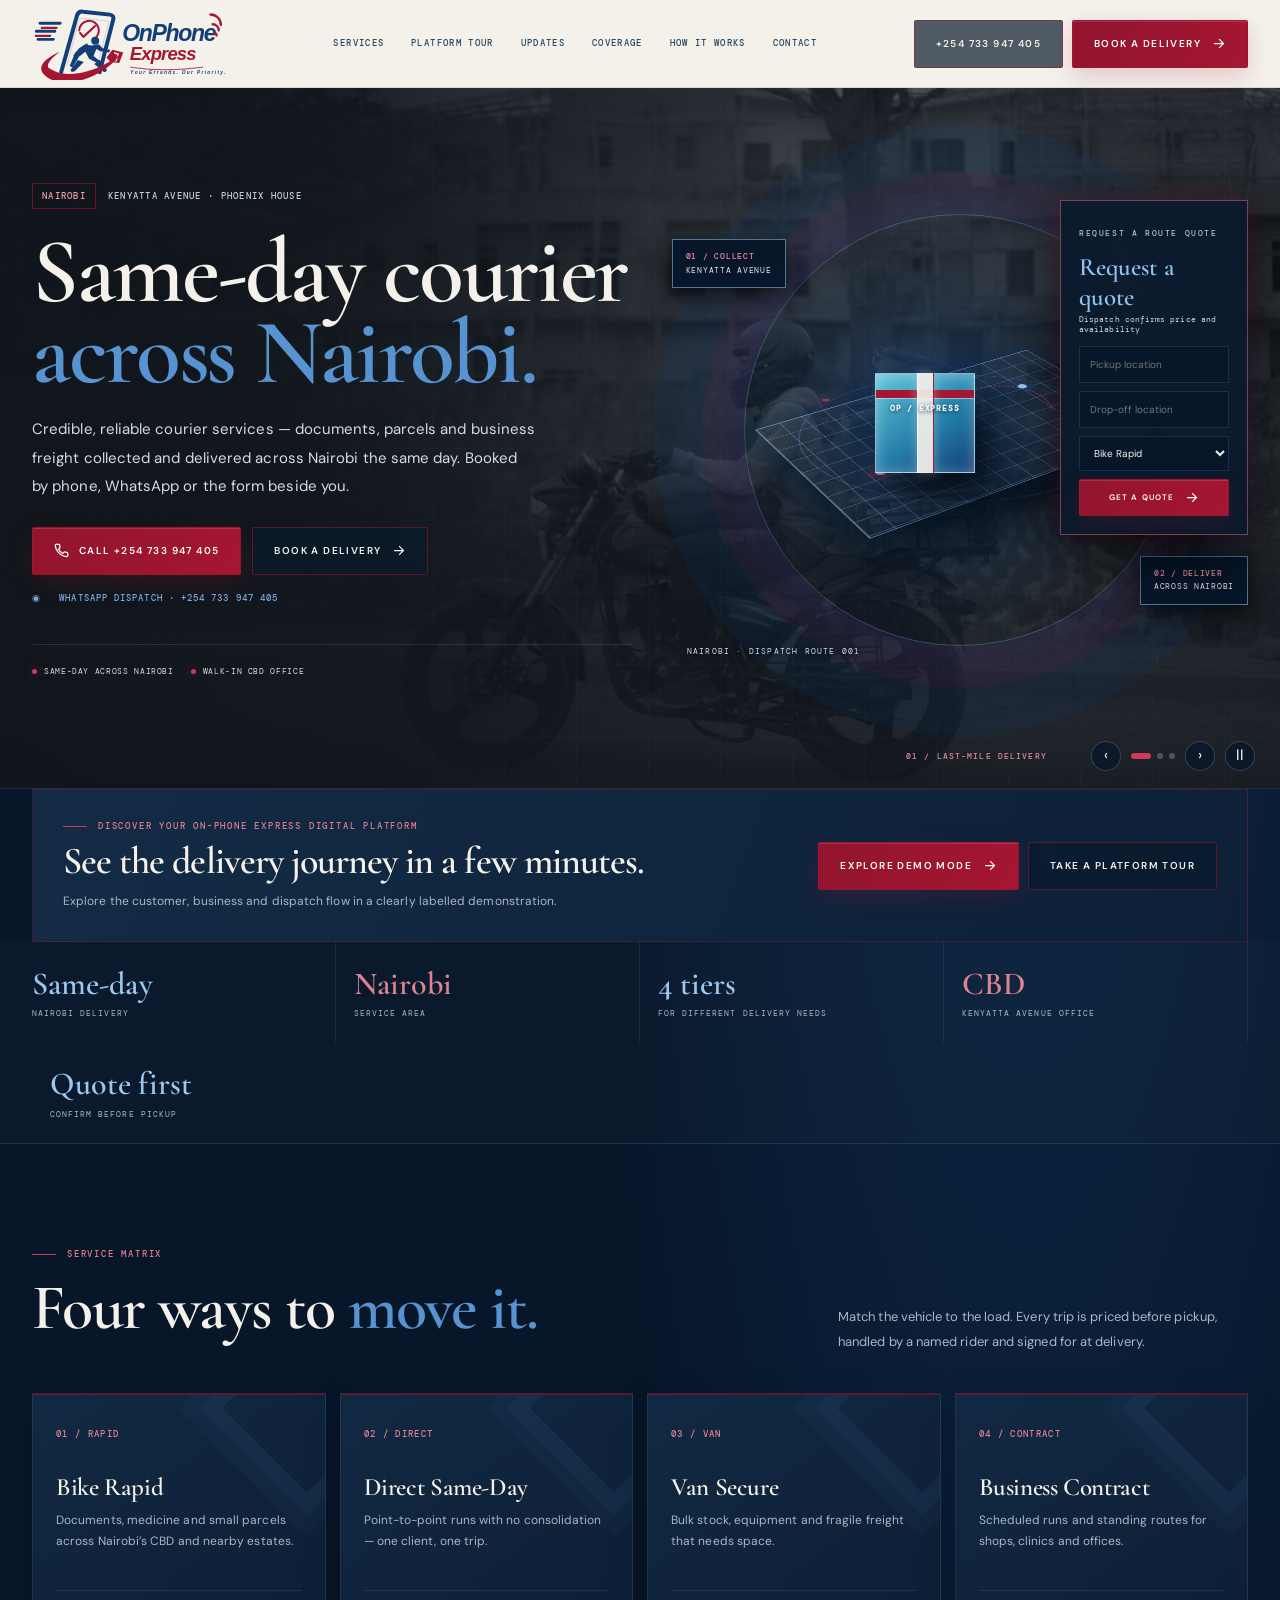
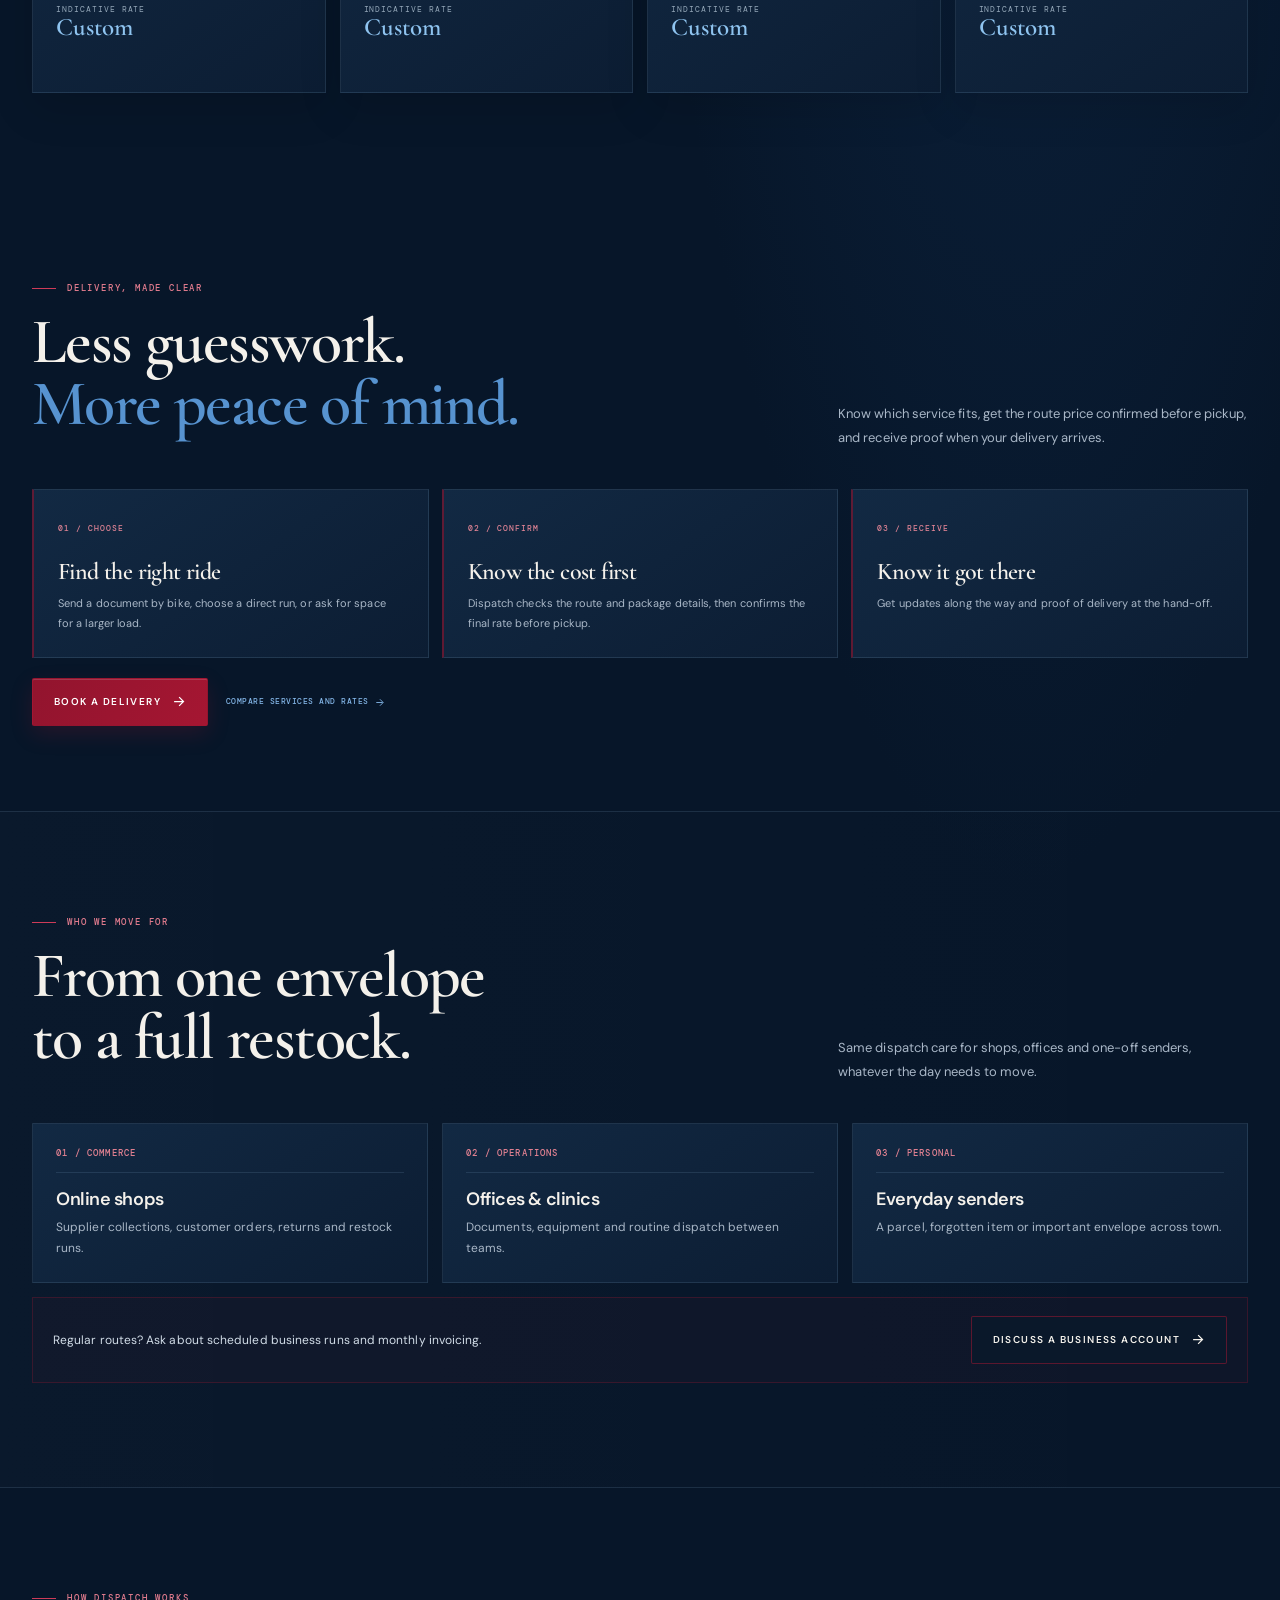
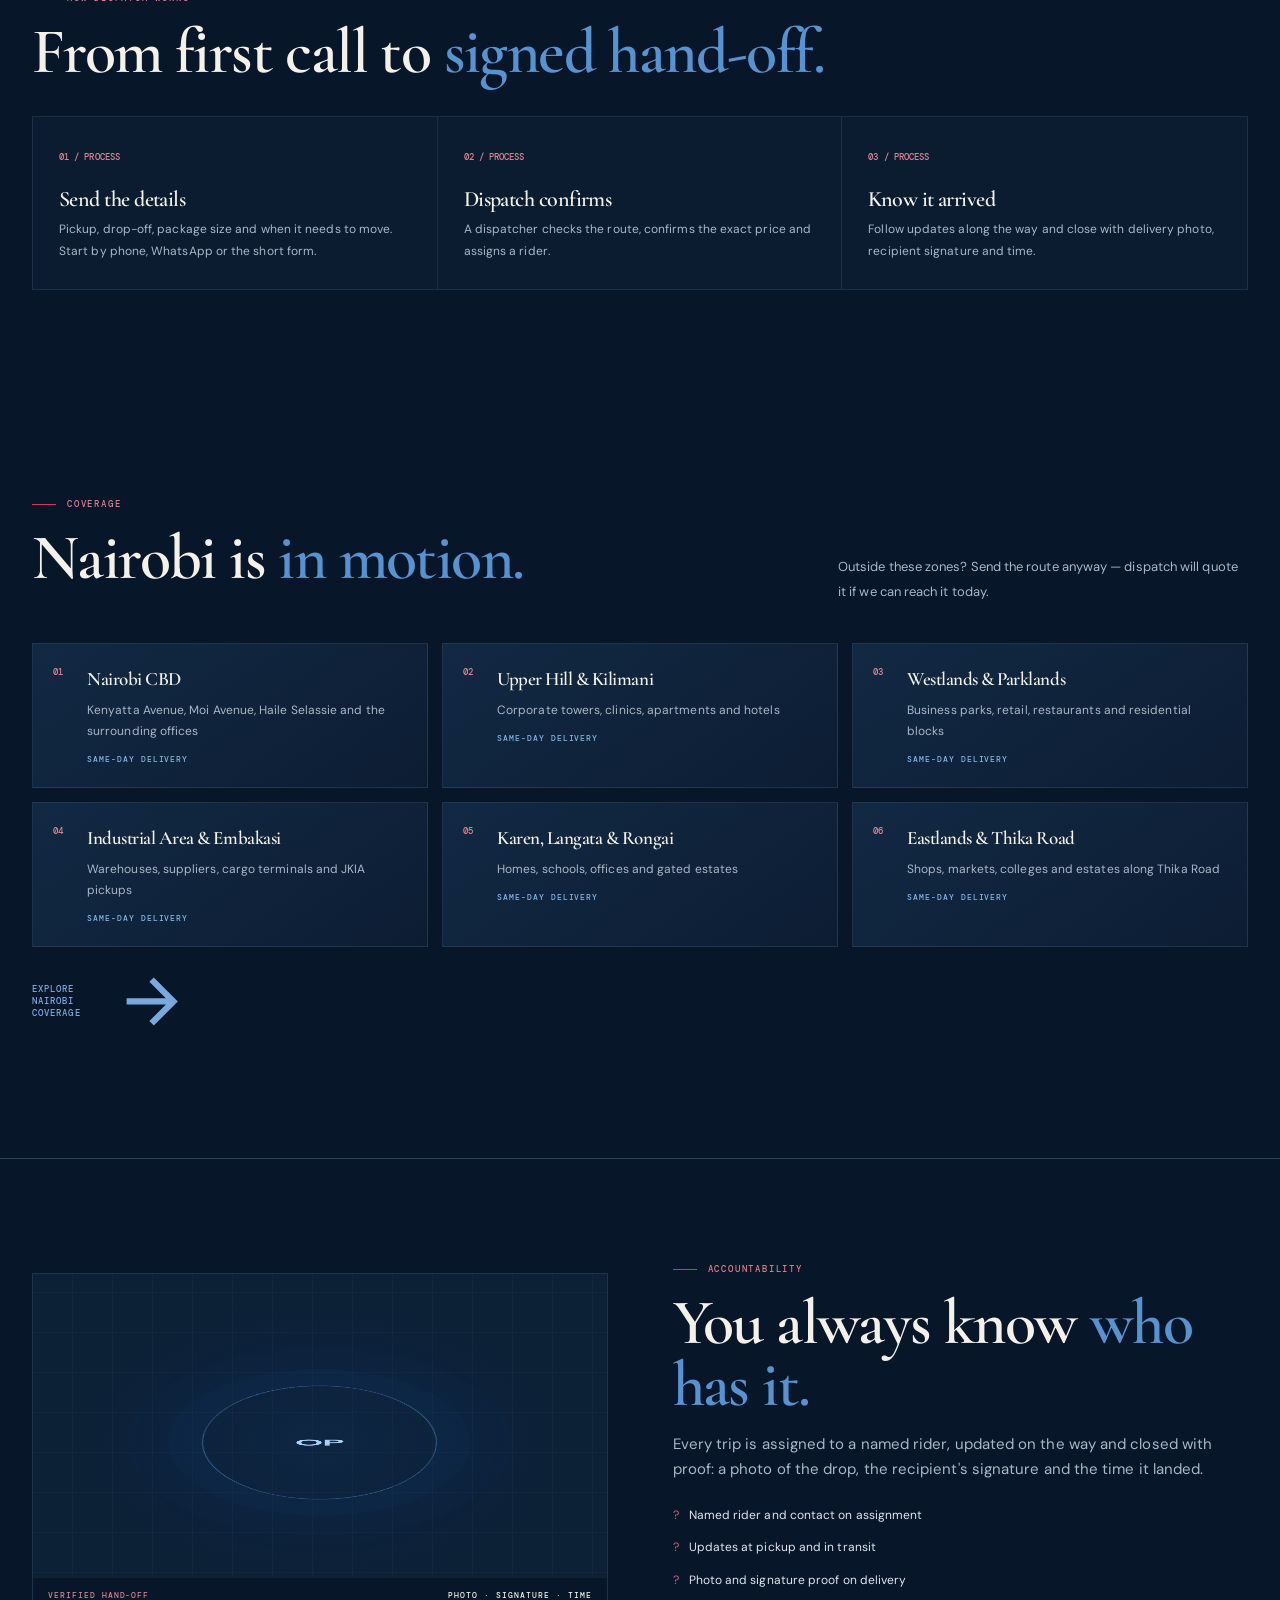
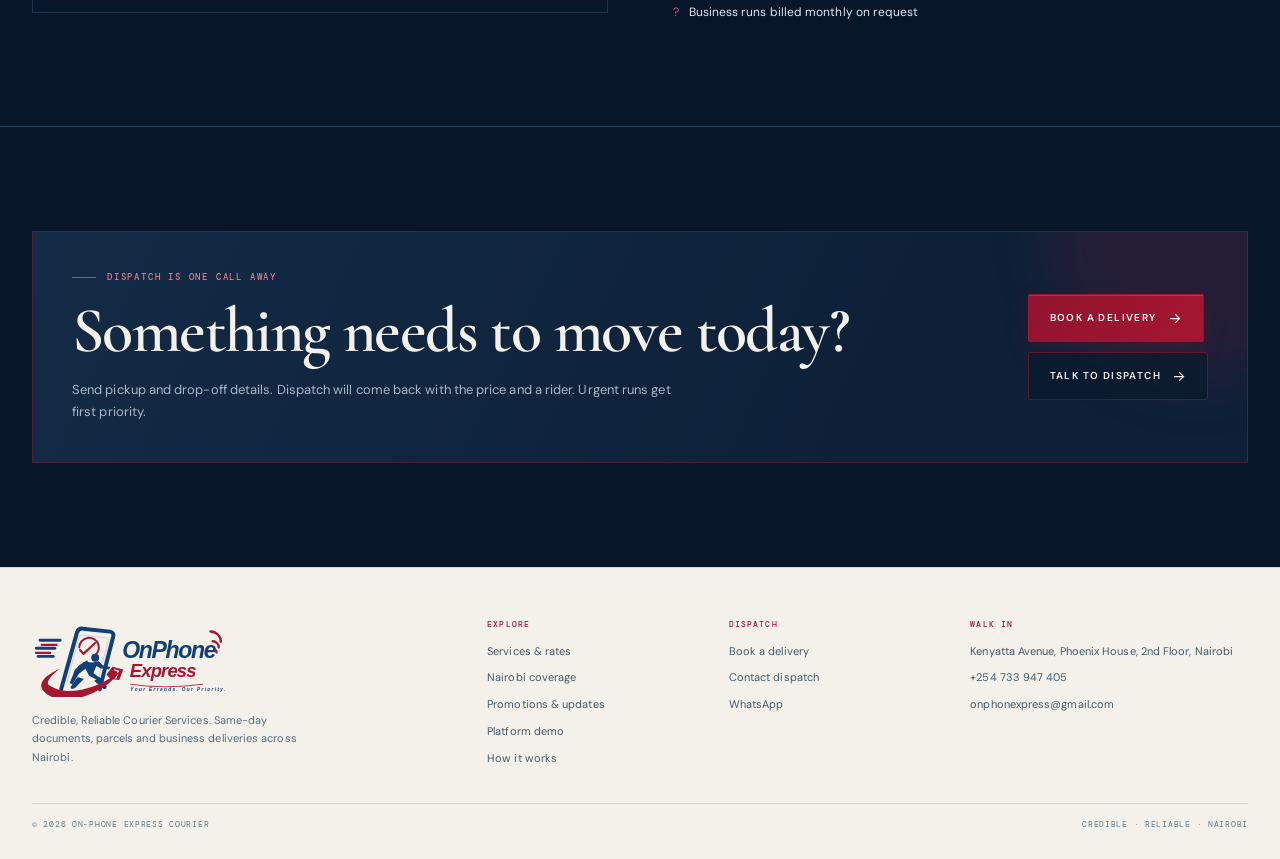
<file: index.html>
<!doctype html>
<html lang="en">
<head>
  <meta charset="utf-8"><meta name="viewport" content="width=device-width, initial-scale=1">
  <meta name="theme-color" content="#071629"><meta name="description" content="Credible, reliable courier services in Nairobi. Same-day document, parcel and business deliveries from our Kenyatta Avenue office. Call, WhatsApp or book online.">
  <title>On-Phone Express Courier &mdash; Same-Day Courier Services in Nairobi</title>
  <link rel="preconnect" href="https://fonts.googleapis.com"><link rel="preconnect" href="https://fonts.gstatic.com" crossorigin>
  <link href="https://fonts.googleapis.com/css2?family=Cormorant+Garamond:wght@500;600;700&family=DM+Mono:wght@400;500&family=DM+Sans:wght@400;500;600;700&family=Manrope:wght@400;500;600;700;800&display=swap" rel="stylesheet">
  <link rel="icon" href="assets/onphone-express-logo.svg" type="image/svg+xml">
  <link rel="canonical" href="https://web246.github.io/on-phone-demo/">
  <meta property="og:type" content="website"><meta property="og:site_name" content="On-Phone Express Courier"><meta property="og:title" content="On-Phone Express Courier"><meta property="og:description" content="Courier services in Nairobi. Contact dispatch to confirm delivery availability and pricing."><meta property="og:image" content="https://web246.github.io/on-phone-demo/assets/rider-city.jpg">
  <link rel="stylesheet" href="styles.css">
</head>
<body><div id="app"></div><script src="app.js?v=20261126-4"></script></body>
</html>
</file>
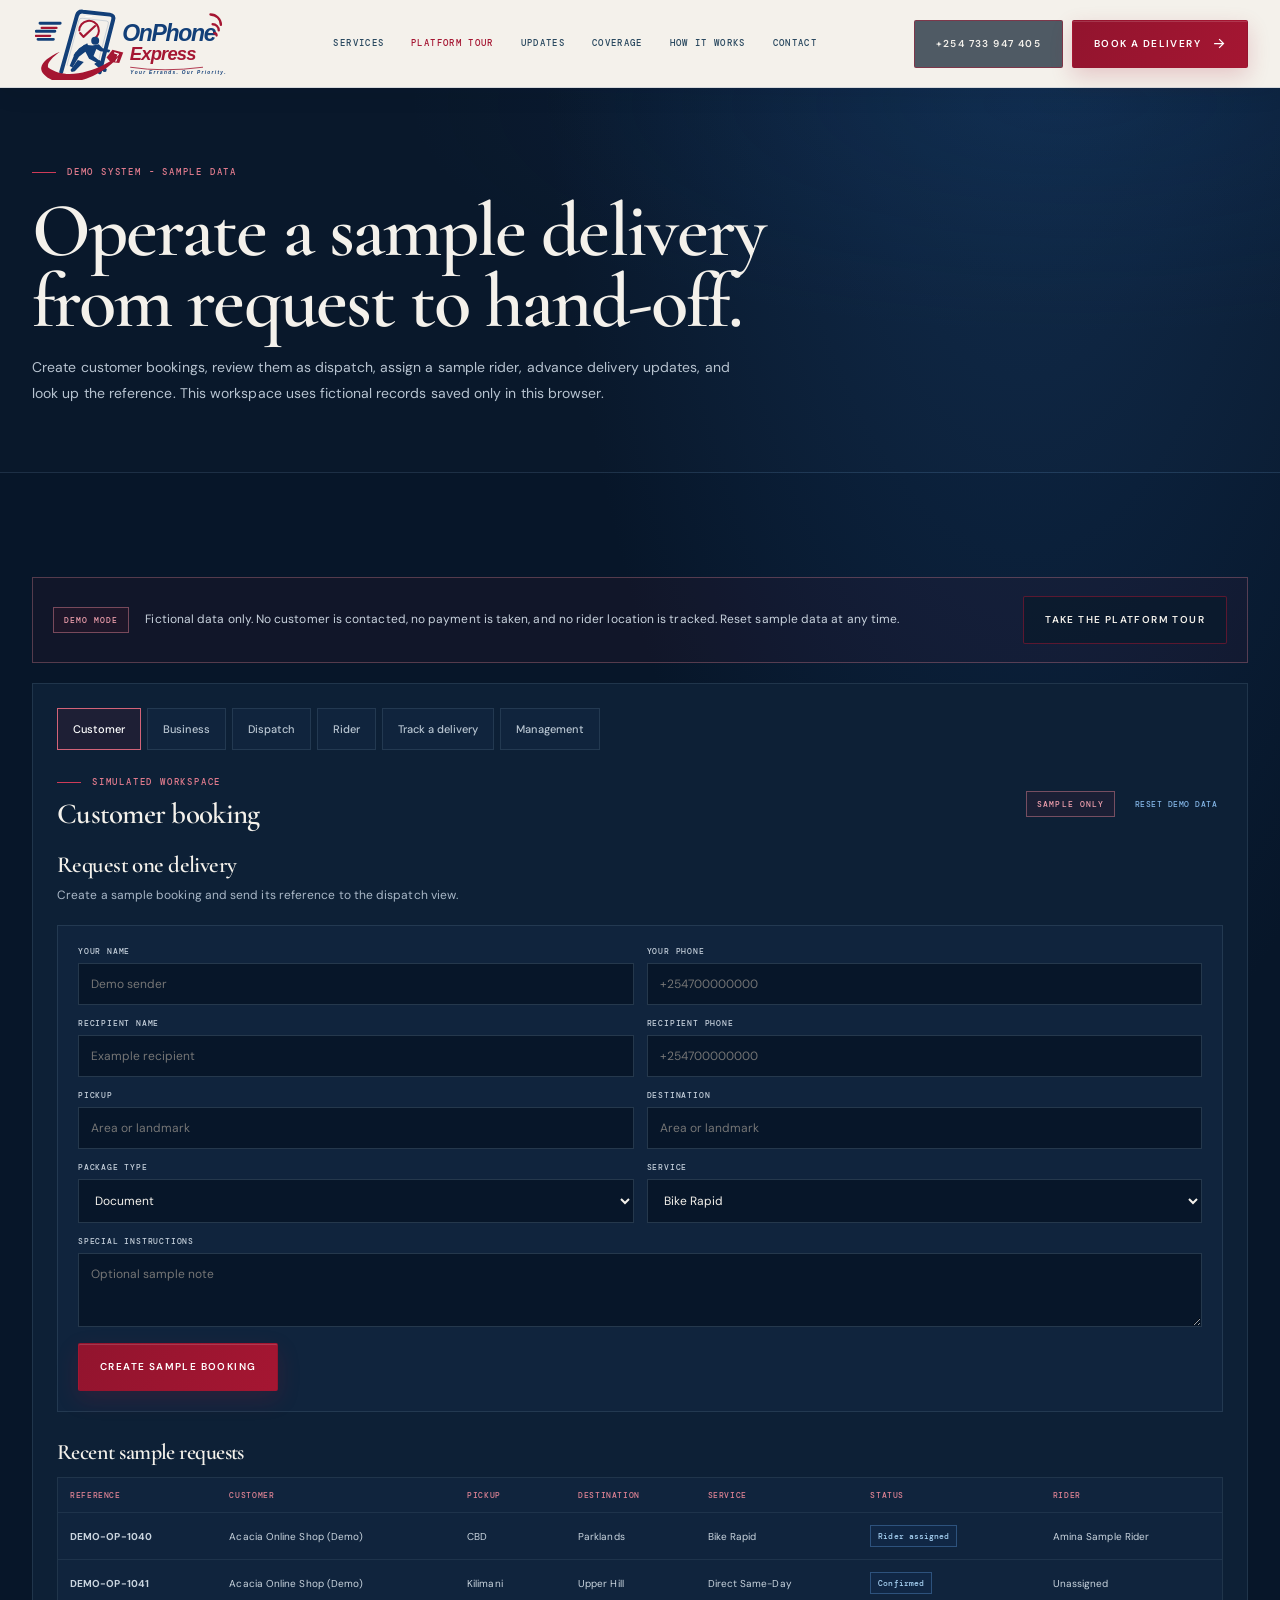
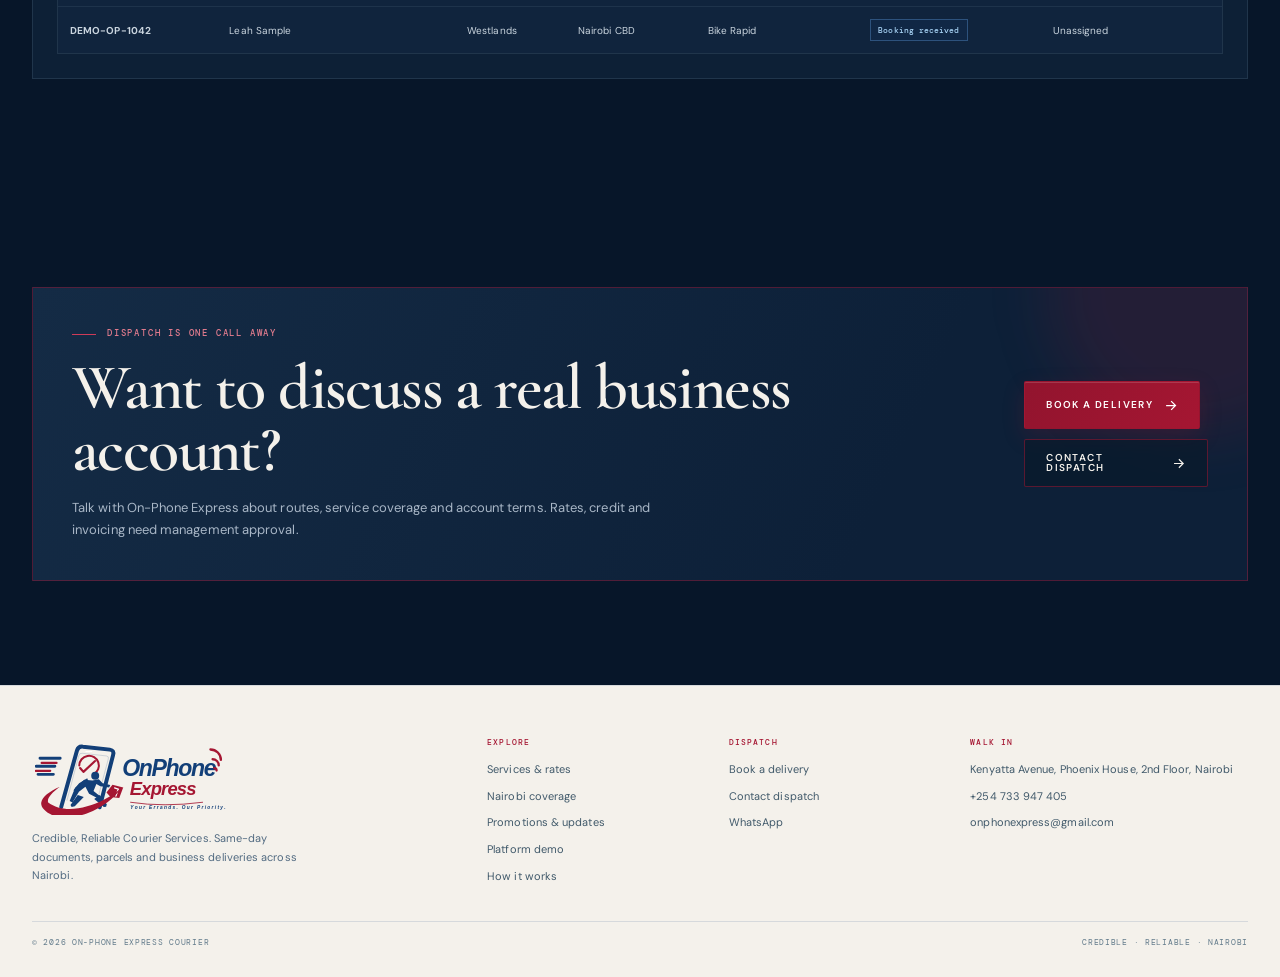
<file: platform.html>
<!doctype html>
<html lang="en">
<head>
  <meta charset="utf-8"><meta name="viewport" content="width=device-width, initial-scale=1">
  <meta name="theme-color" content="#071629"><meta name="description" content="Credible, reliable courier services in Nairobi. Same-day document, parcel and business deliveries from our Kenyatta Avenue office. Call, WhatsApp or book online.">
  <title>On-Phone Express Courier &mdash; Same-Day Courier Services in Nairobi</title>
  <link rel="preconnect" href="https://fonts.googleapis.com"><link rel="preconnect" href="https://fonts.gstatic.com" crossorigin>
  <link href="https://fonts.googleapis.com/css2?family=Cormorant+Garamond:wght@500;600;700&family=DM+Mono:wght@400;500&family=DM+Sans:wght@400;500;600;700&family=Manrope:wght@400;500;600;700;800&display=swap" rel="stylesheet">
  <link rel="icon" href="assets/onphone-express-logo.svg" type="image/svg+xml">
  <link rel="canonical" href="https://web246.github.io/on-phone-demo/">
  <meta property="og:type" content="website"><meta property="og:site_name" content="On-Phone Express Courier"><meta property="og:title" content="On-Phone Express Courier"><meta property="og:description" content="Courier services in Nairobi. Contact dispatch to confirm delivery availability and pricing."><meta property="og:image" content="https://web246.github.io/on-phone-demo/assets/rider-city.jpg">
  <link rel="stylesheet" href="styles.css">
</head>
<body><div id="app"></div><script src="app.js?v=20261126-4"></script><script src="demo.js?v=20261126-2"></script></body>
</html>
</file>
<file: styles.css>
:root{
  --ink:#071629;--surface:#0d2038;--surface-2:#112944;--surface-3:#173858;--line:#294563;
  --paper:#f4f1eb;--muted:#a9b7c7;--ocean:#123f78;--ocean-bright:#5793d0;
  --maroon:#a51632;--maroon-bright:#ce3b58;--mono:'DM Mono',monospace;
  --sans:'DM Sans',sans-serif;--display:'Cormorant Garamond',Georgia,serif;--max:1280px;
}
*{box-sizing:border-box}html{scroll-behavior:smooth;scroll-padding-top:90px}body{margin:0;background:radial-gradient(ellipse at 80% -8%,#102d50 0,transparent 34%),var(--ink);color:var(--paper);font:400 15px/1.7 var(--sans);letter-spacing:.005em}a{color:inherit;text-decoration:none}button,input,select,textarea{font:inherit}button,a{-webkit-tap-highlight-color:transparent}button{color:inherit}::selection{background:var(--maroon);color:#fff}.wrap{width:min(var(--max),calc(100% - 64px));margin-inline:auto}.hidden{display:none!important}.muted{color:var(--muted)}
h1,h2{font:600 clamp(42px,5vw,68px)/.97 var(--display);letter-spacing:-.025em;margin:16px 0}h1{font-size:clamp(58px,7.2vw,96px);line-height:.88}h3{font:600 22px/1.15 var(--sans);letter-spacing:-.025em;margin:0 0 10px}p{margin-top:0}.blue-accent{color:var(--ocean-bright)}.eyebrow,.mono,.small-label{font:500 9px/1.45 var(--mono);letter-spacing:.2em;text-transform:uppercase}.eyebrow{display:flex;align-items:center;gap:11px;color:#e07b8d}.eyebrow:before{content:"";width:24px;height:1px;background:var(--maroon-bright)}
/* A bright, quiet masthead gives the supplied blue and maroon logo room to breathe. */
.header{height:88px;position:sticky;top:0;z-index:30;background:#f4f1eb;border-bottom:1px solid #123f7822;box-shadow:0 5px 24px #06142112}.head-inner{height:100%;display:flex;align-items:center;justify-content:space-between;gap:20px}.brand{display:flex;align-items:center;flex:none}.brand-logo{display:block;width:205px;height:73px;object-fit:contain}.nav{display:flex;align-items:center;gap:clamp(14px,2.1vw,30px)}.nav a{font:500 9px/1.3 var(--mono);letter-spacing:.15em;text-transform:uppercase;color:#29485f;transition:color .2s}.nav a:hover,.nav a.active{color:var(--maroon)}.head-actions{display:flex;align-items:center;gap:9px;flex:none}
.btn{min-height:48px;padding:0 21px;display:inline-flex;align-items:center;justify-content:center;gap:10px;border:1px solid transparent;border-radius:2px;font:600 10px/1 var(--sans);letter-spacing:.14em;text-transform:uppercase;transition:transform .22s,background .22s,border-color .22s,box-shadow .22s;cursor:pointer}.btn:hover{transform:translateY(-2px)}.btn-primary{color:#fff;background:linear-gradient(120deg,#92142e,var(--maroon));box-shadow:inset 0 1px #ffffff25,0 8px 22px #a5163230}.btn-primary:hover{background:linear-gradient(120deg,#b31e3d,var(--maroon-bright));box-shadow:0 11px 28px #a5163248}.btn-outline{color:var(--paper);border-color:#a5163285;background:#091a2bb3}.btn-outline:hover{border-color:#df6a80;color:#f0a0ae;background:#a5163215}.btn svg{width:15px;height:15px}
/* Photo slider, blueprint route and parcel sculpture share one deep-blue stage. */
.hero{position:relative;min-height:700px;overflow:hidden;border-bottom:1px solid #90b4d326;background:#071629}.hero:before{content:"";position:absolute;inset:0;z-index:1;pointer-events:none;opacity:.32;background-image:linear-gradient(#7ca5d01a 1px,transparent 1px),linear-gradient(90deg,#7ca5d01a 1px,transparent 1px);background-size:72px 72px;mask-image:linear-gradient(90deg,transparent,#000 42%,#000)}.hero:after{content:"";position:absolute;z-index:1;right:8%;top:5%;width:560px;height:560px;border-radius:50%;background:radial-gradient(circle,#123f783d,transparent 68%);pointer-events:none}.hero-slider{position:absolute;inset:0;z-index:0;overflow:hidden}.hero-slide{position:absolute;inset:-2%;background-image:linear-gradient(90deg,#071629f5 0%,#071629e8 30%,#0716299c 61%,#0716298a 100%),linear-gradient(0deg,#071629bc,transparent 58%),var(--slide-image);background-position:center 43%;background-size:cover;filter:grayscale(.72) saturate(.42);opacity:0;transform:scale(1.08);transition:opacity 1.1s ease,transform 7s ease,filter 1.1s ease}.hero-slide.is-active{opacity:.74;transform:scale(1)}.hero-grid{position:relative;z-index:2;display:grid;grid-template-columns:1.02fr .98fr;align-items:center;gap:40px;min-height:700px;padding:68px 0 84px}.hero-copy{max-width:630px}.location{display:flex;align-items:center;gap:12px;color:#c1ceda;font:500 9px var(--mono);letter-spacing:.14em;text-transform:uppercase}.location b{padding:6px 9px;border:1px solid #a5163299;color:#f09aaa;font-weight:500}.hero h1{max-width:670px;margin:22px 0}.hero-copy>p{max-width:505px;color:#d3dce5;font-size:15px;line-height:1.9}.actions{display:flex;flex-wrap:wrap;gap:11px;margin-top:26px}.whatsapp-link{display:inline-flex;align-items:center;gap:8px;margin-top:17px;color:#78a9df;font:500 9px var(--mono);letter-spacing:.12em;text-transform:uppercase}.trustline{display:flex;gap:17px;flex-wrap:wrap;margin-top:35px;padding-top:20px;border-top:1px solid #b2c8dd26;color:#d3dce5;font:400 8px/1.5 var(--mono);letter-spacing:.08em;text-transform:uppercase}.trustline span{display:flex;align-items:center;gap:7px}.trustline i{width:5px;height:5px;border-radius:50%;background:var(--maroon-bright);box-shadow:0 0 10px #ce3b5880}
.route-stage{height:460px;position:relative;display:grid;place-items:center;perspective:1100px;isolation:isolate;background:radial-gradient(ellipse at 51% 52%,#123f7850 0,transparent 49%)}.route-stage:before{content:"";position:absolute;width:430px;height:430px;border:1px solid #79a9d05a;border-radius:50%;box-shadow:0 0 0 42px #a5163216,0 0 0 90px #123f7823,0 0 75px #123f7855}.orbit{position:absolute;width:320px;height:320px;border:1px solid #5793d078;border-radius:50%;transform:rotateX(67deg) rotateZ(-18deg);animation:orbit 26s linear infinite}.orbit:before,.orbit:after{content:"";position:absolute;width:8px;height:8px;border-radius:50%;background:var(--maroon-bright);box-shadow:0 0 20px #ce3b58}.orbit:before{left:44px;top:33px}.orbit:after{right:50px;bottom:25px;background:#90c5f4;box-shadow:0 0 20px #5793d0}.route-plane{position:absolute;width:340px;height:230px;transform:rotateX(61deg) rotateZ(-34deg);border:1px solid #7ca5d0b0;background-image:linear-gradient(#94b9df55 1px,transparent 1px),linear-gradient(90deg,#94b9df55 1px,transparent 1px);background-size:25px 25px;box-shadow:0 28px 80px #000b,0 0 40px #123f7880}.route-line{position:absolute;width:240px;height:150px;left:49px;top:53px;border:1px dashed #df7186;border-left-color:transparent;border-bottom-color:transparent;border-radius:50%;transform:rotate(-25deg);filter:drop-shadow(0 0 7px #ce3b58)}.pin{position:absolute;width:10px;height:10px;border-radius:50%;z-index:2}.pin.one{left:57px;top:135px;background:#ef9aac;box-shadow:0 0 0 6px #a5163255,0 0 25px #e36a8a}.pin.two{right:54px;top:66px;background:#a9d8ff;box-shadow:0 0 0 6px #123f7855,0 0 25px #5793d0}
.parcel{position:absolute;z-index:4;width:170px;height:150px;transform-style:preserve-3d;filter:drop-shadow(20px 30px 22px #000b) drop-shadow(0 0 28px #123f7880);animation:parcelFloat 5s ease-in-out infinite}.box-front{position:absolute;left:0;top:18px;width:100px;height:100px;transform:translateZ(48px);background:linear-gradient(145deg,#62c7d9,#237ca8 58%,#123f78);border:1px solid #d0f3f5a0;box-shadow:inset 0 1px 14px #ffffff55}.box-front:before{content:"";position:absolute;left:0;right:0;top:16px;height:8px;background:var(--maroon);box-shadow:0 1px #ffffff70}.box-side{position:absolute;left:99px;top:18px;width:96px;height:100px;transform:rotateY(90deg);transform-origin:left;background:linear-gradient(120deg,#bd2442,#741329 76%);border:1px solid #efb0c0a0;box-shadow:inset 0 1px 18px #ffffff32}.box-top{position:absolute;left:0;top:-29px;width:100px;height:96px;transform:rotateX(90deg);transform-origin:bottom;background:linear-gradient(135deg,#b2eaf0,#5793d0 60%,#123f78);border:1px solid #e1fbffd0;box-shadow:inset 0 1px 15px #ffffff65}.tape{position:absolute;z-index:5;left:42px;top:18px;width:17px;height:100px;transform:translateZ(49px);background:#f4f1ebe8;border-left:1px solid #fff;border-right:1px solid var(--maroon);box-shadow:0 0 12px #ffffff55}.box-stamp{position:absolute;z-index:6;left:15px;top:48px;transform:translateZ(50px);color:#fff;text-shadow:0 1px 4px #083248;font:700 8px var(--mono);letter-spacing:.1em}.stage-label{position:absolute;padding:10px 13px;background:#071629f5;border:1px solid #7ca5d0aa;box-shadow:0 8px 25px #000b;backdrop-filter:blur(10px);color:#e0e8ef;font:400 8px/1.7 var(--mono);letter-spacing:.09em;text-transform:uppercase}.stage-label strong{color:#ed91a2;font-weight:500}.label-start{left:0;top:39px}.label-dest{right:0;bottom:55px}.stage-code{position:absolute;bottom:4px;left:15px;color:#d1dce7;text-shadow:0 1px 4px #000;font:400 8px var(--mono);letter-spacing:.15em}.quote-card{position:absolute;z-index:7;right:0;top:0;width:188px;padding:18px;background:#0a1a2ceF;border:1px solid #d263788c;box-shadow:0 18px 55px #000b,0 0 22px #a5163240;backdrop-filter:blur(14px)}.quote-card .small-label{color:#b3c1cf;font-size:8px}.quote-price{margin:7px 0 2px;color:#8fc4f0;font:600 25px var(--display)}.quote-eta{color:#d1dce7;font:400 8px var(--mono)}.quote-form{display:grid;gap:8px;margin-top:12px}.quote-form input,.quote-form select{width:100%;min-width:0;padding:9px 10px;background:#071629;border:1px solid #7391b033;color:var(--paper);font-size:10px;border-radius:1px}.quote-form .btn{min-height:37px;padding:0 10px;font-size:8px}.hero-slider-controls{position:absolute;z-index:5;right:max(25px,calc((100vw - var(--max))/2));bottom:17px;display:flex;align-items:center;gap:10px;color:#e2e9ef}.hero-slide-caption{min-width:175px;color:#e18a9b;font:500 8px var(--mono);letter-spacing:.14em}.slide-arrow,.slide-pause{width:30px;height:30px;border:1px solid #8da9c14d;border-radius:50%;background:#071629b8;color:#fff;cursor:pointer}.slide-arrow:hover,.slide-pause:hover{border-color:#d26378;color:#f19aaa}.slide-dots{display:flex;gap:6px}.slide-dot{width:6px;height:6px;padding:0;border:0;border-radius:50%;background:#d6e3f044;cursor:pointer}.slide-dot.is-active{width:20px;border-radius:8px;background:var(--maroon-bright)}
.stats{border-bottom:1px solid #90b4d326;background:#ffffff03}.stats-grid{display:grid;grid-template-columns:repeat(4,1fr)}.stat{padding:24px 18px;border-right:1px solid #90b4d31c}.stat:first-child{padding-left:0}.stat:last-child{border:0}.stat b{display:block;color:#9cc8ef;font:600 32px/1.1 var(--display)}.stat:nth-child(even) b{color:#df8394}.stat span{display:block;margin-top:7px;color:#a9b7c7;font:400 8px var(--mono);letter-spacing:.13em;text-transform:uppercase}
.section{padding:104px 0}.section-head{display:flex;align-items:end;justify-content:space-between;gap:32px;margin-bottom:38px}.section-head p{max-width:410px;margin:0;color:var(--muted);font-size:13px;line-height:1.9}.service-grid{display:grid;grid-template-columns:repeat(4,1fr);gap:14px}.service-card{position:relative;transform-style:preserve-3d;animation:cardRise .55s both;min-height:300px;overflow:hidden;padding:25px 23px;border:1px solid #8eabc122;border-top:2px solid #a516327a;background:linear-gradient(145deg,#122943,#0c1d33);box-shadow:0 15px 40px #0002;transition:transform .28s,border-color .28s,box-shadow .28s}.service-card:after{content:"";position:absolute;right:-43px;top:-48px;width:120px;height:120px;border:1px solid #5793d020;transform:rotate(45deg);box-shadow:0 0 0 15px #5793d00c,0 0 0 30px #5793d008}.service-card:hover{transform:perspective(900px) rotateX(2deg) rotateY(-2deg) translateY(-7px);border-color:#5793d0;box-shadow:0 24px 52px #0005}.service-index{color:#e18191;font:500 9px var(--mono);letter-spacing:.15em}.service-card h3{position:relative;z-index:1;transform:translateZ(10px);margin:29px 0 9px;font:600 25px/1.08 var(--display);letter-spacing:-.015em}.service-card p{min-height:65px;margin:0;color:var(--muted);font-size:12px;line-height:1.75}.service-bottom{position:relative;z-index:1;transform:translateZ(8px);display:flex;align-items:end;justify-content:space-between;gap:8px;margin-top:15px;padding-top:13px;border-top:1px solid #9eb5ca22}.service-bottom strong{display:block;color:#8fc4f0;font:600 25px/1.1 var(--display)}.service-bottom small{display:block;color:#94a7b8;font:400 8px var(--mono);letter-spacing:.12em;text-transform:uppercase}.service-bottom a{color:#e18191;font-size:20px}.audiences{border-block:1px solid #90b4d326;background:linear-gradient(90deg,#ffffff03,transparent)}.audience-grid,.zone-grid{display:grid;grid-template-columns:repeat(3,1fr);gap:14px;margin-top:31px}.audience,.zone{position:relative;padding:23px;border:1px solid #8eabc122;background:linear-gradient(145deg,#122943,#0c1d33)}.audience .icon{padding-bottom:13px;border-bottom:1px solid #90b4d326;color:#e18191;font:500 9px var(--mono);letter-spacing:.13em}.audience h3{margin:16px 0 7px;font-size:18px}.audience p,.zone p{margin:0;color:var(--muted);font-size:12px;line-height:1.75}.partner{display:flex;align-items:center;justify-content:space-between;gap:18px;margin-top:14px;padding:18px 20px;border:1px solid #a5163245;background:#a516320b}.partner p{margin:0;color:#d1dce7;font-size:12px}.steps{display:grid;grid-template-columns:repeat(3,1fr);margin-top:33px;border:1px solid #8eabc122;background:#0b1c31}.step{padding:26px;border-right:1px solid #8eabc122}.step:last-child{border:0}.step .num{color:#df8394;font:500 9px var(--mono)}.step h3{margin:18px 0 7px;font:600 22px var(--display)}.step p{margin:0;color:var(--muted);font-size:12px;line-height:1.8}.zone{padding-left:54px}.zone-n{position:absolute;left:20px;top:22px;color:#df8394;font:500 9px var(--mono)}.zone h3{font:600 19px var(--display)}.zone small{display:block;margin-top:12px;color:#83b5e6;font:500 8px var(--mono);letter-spacing:.12em;text-transform:uppercase}
.proof-grid{display:grid;grid-template-columns:1fr 1fr;align-items:center;gap:65px}.proof-art{position:relative;height:340px;overflow:hidden;display:grid;place-items:center;border:1px solid #8eabc122;background:radial-gradient(ellipse at center,#123f7830,transparent 60%),repeating-linear-gradient(0deg,transparent 0 39px,#90b4d210 40px),repeating-linear-gradient(90deg,transparent 0 39px,#90b4d210 40px),#0c2036}.proof-ring{width:235px;height:235px;display:grid;place-items:center;border:1px solid #5793d099;border-radius:50%;transform:rotateX(61deg) rotateZ(-25deg);box-shadow:0 0 0 34px #123f7815,0 0 0 75px #123f780b}.proof-ring:before{content:"OP";color:#a6d1f5;font:700 36px var(--sans);transform:rotateZ(25deg) rotateX(-61deg)}.proof-caption{position:absolute;inset:auto 0 0;display:flex;justify-content:space-between;gap:10px;padding:12px 15px;background:#071629eF;font:500 8px var(--mono);letter-spacing:.12em;text-transform:uppercase}.proof-caption span:first-child{color:#e18191}.checklist{display:grid;gap:12px;margin:22px 0 0;padding:0;list-style:none}.checklist li{display:flex;gap:10px;color:#e1e7ed;font-size:12px}.checklist li:before{content:"?";color:#d26378}.cta-band{position:relative;overflow:hidden;padding:39px;border:1px solid #a5163270;background:linear-gradient(115deg,#142b45,#0d2038 70%)}.cta-band:after{content:"";position:absolute;right:-100px;top:-150px;width:300px;height:300px;border-radius:50%;background:#a5163225;filter:blur(28px)}.cta-inner{position:relative;z-index:1;display:flex;align-items:center;justify-content:space-between;gap:30px}.cta-inner p{max-width:600px;margin:10px 0 0;color:var(--muted);font-size:13px}.cta-inner .btn{margin-block:5px}
.page-hero{padding:78px 0 65px;border-bottom:1px solid #90b4d326;background:radial-gradient(ellipse at 84% 4%,#123f7828,transparent 44%),#ffffff02}.page-hero h1{max-width:850px;font-size:clamp(52px,6vw,77px);line-height:.93}.page-hero p{max-width:720px;margin:0;color:#b7c3d0;font-size:14px;line-height:1.9}.service-row{display:grid;grid-template-columns:1fr 285px;gap:35px;margin-bottom:14px;padding:31px;border:1px solid #8eabc122;border-top:2px solid #a5163270;background:linear-gradient(145deg,#122943,#0c1d33);box-shadow:0 15px 40px #0002}.service-row h2{margin:12px 0;font-size:42px}.service-row p{max-width:620px;color:var(--muted);font-size:13px}.includes{display:flex;flex-wrap:wrap;gap:10px 22px;color:#d1dce7;font-size:11px}.includes span:before{content:"? ";color:#df8394}.ratebox{align-self:center;padding:18px;background:#091a2c;border:1px solid #8eabc126}.rate-line{display:flex;justify-content:space-between;gap:10px;padding:8px 0;color:#e0e7ee;font:500 9px var(--mono);text-transform:uppercase}.rate-line span{color:#94a7b8}.rate-line .price{color:#8fc4f0}.ratebox .btn{width:100%;margin-top:12px}
.faq{margin:9px 0;padding:18px 20px;border:1px solid #8eabc126;background:#10243d}.faq summary{display:flex;justify-content:space-between;gap:14px;cursor:pointer;list-style:none;font:600 15px var(--sans)}.faq summary::-webkit-details-marker{display:none}.faq summary:after{content:"+";color:#df8394;font-size:20px}.faq[open] summary:after{content:"-"}.faq p{margin:12px 0 0;color:var(--muted);font-size:12px;line-height:1.8}
.coverage-feature{display:grid;grid-template-columns:1fr 1fr;align-items:center;gap:48px}.mini-map{position:relative;height:330px;overflow:hidden;border:1px solid #8eabc126;background:radial-gradient(ellipse,#123f7833,transparent 65%),linear-gradient(30deg,transparent 49.8%,#5793d030 50%,transparent 50.4%),linear-gradient(145deg,transparent 49.8%,#5793d026 50%,transparent 50.4%),repeating-linear-gradient(0deg,transparent 0 39px,#90b4d212 40px),repeating-linear-gradient(90deg,transparent 0 39px,#90b4d212 40px),#0c2036}.map-point{position:absolute;left:52%;top:43%;width:10px;height:10px;border-radius:50%;background:#d26378;box-shadow:0 0 0 10px #a5163228,0 0 24px #ce3b58}.map-tag{position:absolute;left:calc(52% + 18px);top:42%;color:#d1dce7;font:500 8px var(--mono);letter-spacing:.12em;text-transform:uppercase}.map-rail{position:absolute;color:#95abc0;font:400 8px var(--mono);letter-spacing:.1em;text-transform:uppercase}
.booking-grid{display:grid;grid-template-columns:1.15fr .85fr;align-items:start;gap:30px}.form-card,.side-card{padding:27px;border:1px solid #8eabc126;background:linear-gradient(145deg,#122943,#0c1d33)}.form-grid{display:grid;grid-template-columns:1fr 1fr;gap:14px}.field{display:grid;gap:7px}.field.full{grid-column:1/-1}.field label{color:#c6d1dc;font:500 8px var(--mono);letter-spacing:.13em;text-transform:uppercase}.field input,.field select,.field textarea{width:100%;padding:12px;background:#071629;border:1px solid #8eabc13a;border-radius:1px;color:var(--paper);outline:0}.field input:focus,.field select:focus,.field textarea:focus{border-color:#5793d0;box-shadow:0 0 0 3px #123f7828}.field input::placeholder,.field textarea::placeholder{color:#71849a}.field textarea{min-height:100px;resize:vertical}.form-card .btn{width:100%;margin-top:17px}.form-note{margin:10px 0 0;color:#91a3b6;font-size:10px;line-height:1.65}.side-card{margin-bottom:12px}.side-card h3{margin:12px 0;font:600 24px var(--display)}.rate-list{margin:0;padding:0;list-style:none}.rate-list li{display:flex;justify-content:space-between;gap:10px;padding:10px 0;border-bottom:1px solid #90b4d21c;color:#d1dce7;font-size:11px}.rate-list li:last-child{border:0}.rate-list b{color:#8fc4f0;font:500 8px var(--mono)}
.contact-grid{display:grid;grid-template-columns:.82fr 1.18fr;gap:15px}.contact-tile{margin-bottom:10px;padding:17px;border:1px solid #8eabc126;background:#10243d}.contact-tile small{display:block;color:#e18191;font:500 8px var(--mono);letter-spacing:.14em;text-transform:uppercase}.contact-tile b{display:block;margin-top:6px;color:#edf1f4;font:600 15px var(--sans)}.map-frame{width:100%;height:290px;border:1px solid #8eabc126;filter:grayscale(1) saturate(.45) contrast(.9)}.updates-toolbar{display:flex;align-items:end;justify-content:space-between;gap:20px;margin:38px 0 20px}.updates-toolbar h2{font-size:36px}.filter-pills{display:flex;gap:7px;flex-wrap:wrap}.filter-pill{padding:8px 12px;border:1px solid #8eabc13a;background:transparent;color:#b6c2ce;font:500 8px var(--mono);letter-spacing:.08em;text-transform:uppercase;cursor:pointer}.filter-pill:hover,.filter-pill.active{border-color:#d26378;background:#a516321b;color:#f0a0ae}.current-offer{display:flex;align-items:center;justify-content:space-between;gap:20px;margin:4px 0 18px;padding:23px;border:1px solid #a5163275;background:linear-gradient(105deg,#a5163225,#112944 75%)}.current-offer h3{margin:9px 0 5px;font:600 25px var(--display)}.current-offer p{margin:0;color:var(--muted);font-size:11px}.current-offer .btn{flex:none}.updates-grid{display:grid;grid-template-columns:repeat(4,minmax(0,1fr));gap:13px}.update-card{overflow:hidden;border:1px solid #8eabc126;background:#10243d;box-shadow:0 15px 38px #0002;animation:cardRise .55s both;transition:transform .25s,border-color .25s}.update-card:nth-child(2){animation-delay:.07s}.update-card:nth-child(3){animation-delay:.14s}.update-card:nth-child(4){animation-delay:.21s}.update-card:hover{transform:translateY(-5px);border-color:#d26378}.update-art{background-color:#123f78;background-blend-mode:luminosity;position:relative;height:174px;display:flex;align-items:end;overflow:hidden;padding:13px;background-size:cover;background-position:center}.update-art:before{content:"";position:absolute;inset:0;background:linear-gradient(0deg,#071629e8,transparent 75%)}.update-art span,.update-art i{position:relative;z-index:1}.update-art span{color:#ef92a2;font:500 8px var(--mono);letter-spacing:.13em}.update-art i{margin-left:auto;color:#f2eee8;font:600 25px var(--display);font-style:normal}.update-art-1{background-image:url('assets/rider-city.jpg')}.update-art-2{background-image:url('assets/rider-parcels.jpg')}.update-art-3{background-image:url('assets/rider-urban.jpg')}.update-art-4{background-image:url('assets/rider-city.jpg')}.update-body{padding:17px}.update-meta{display:flex;justify-content:space-between;gap:8px;color:#df8394;font:500 7px var(--mono);letter-spacing:.09em}.update-meta span+span{color:#91a3b6}.update-body h3{margin:12px 0 7px;font:600 20px/1.15 var(--display)}.update-body p{min-height:93px;margin:0;color:var(--muted);font-size:10px;line-height:1.7}.update-foot{display:flex;align-items:center;justify-content:space-between;gap:7px;margin-top:12px;padding-top:11px;border-top:1px solid #90b4d21c}.update-foot>span{color:#91a3b6;font:400 7px var(--mono);letter-spacing:.08em;text-transform:uppercase}.text-link{color:#83b5e6;font:500 8px var(--mono);letter-spacing:.06em;text-transform:uppercase}.text-link svg{width:11px;vertical-align:middle}.update-faq{margin-top:22px}
.customer-benefits{padding-top:85px;padding-bottom:85px}.benefit-grid{display:grid;grid-template-columns:repeat(3,1fr);gap:13px}.benefit-card{padding:24px;border:1px solid #8eabc126;border-left:2px solid #a516328a;background:linear-gradient(145deg,#122943,#0c1d33);transition:transform .25s,border-color .25s}.benefit-card:hover{transform:translateY(-4px);border-color:#d26378}.benefit-card>span{color:#df8394;font:500 8px var(--mono);letter-spacing:.12em}.benefit-card h3{margin:18px 0 8px;font:600 24px var(--display)}.benefit-card p{margin:0;color:var(--muted);font-size:11px;line-height:1.75}.benefits-action{display:flex;align-items:center;gap:18px;margin-top:20px}.footer{padding:48px 0 30px;background:#f4f1eb;color:#123f78;border-top:1px solid #123f7822}.footer-grid{display:grid;grid-template-columns:2fr 1fr 1fr 1.3fr;gap:28px}.footer p{max-width:280px;margin:14px 0 0;color:#516a81;font-size:11px}.footer h4{margin:3px 0 13px;color:#a51632;font:500 8px var(--mono);letter-spacing:.14em;text-transform:uppercase}.footer a,.footer address{display:block;margin:8px 0;color:#40596a;font-size:11px;font-style:normal}.footer a:hover{color:#a51632}.footer-bottom{display:flex;justify-content:space-between;gap:10px;margin-top:28px;padding-top:15px;border-top:1px solid #123f7822;color:#627b8b;font:400 8px var(--mono);letter-spacing:.09em;text-transform:uppercase}.dock{display:none}
@keyframes parcelFloat{0%,100%{transform:translateY(2px) rotateX(-20deg) rotateY(-28deg) rotateZ(-5deg) scale(1.13)}50%{transform:translateY(-15px) rotateX(-16deg) rotateY(-20deg) rotateZ(-2deg) scale(1.13)}}@keyframes orbit{to{transform:rotateX(67deg) rotateZ(342deg)}}@keyframes cardRise{from{opacity:0;transform:translateY(12px)}to{opacity:1;transform:translateY(0)}}
@media(max-width:1050px){.wrap{width:calc(100% - 48px)}.head-inner{gap:12px}.brand-logo{width:175px;height:66px}.nav{gap:13px}.nav a{font-size:8px}.head-actions .phone-head{display:none}.hero-grid{grid-template-columns:1fr .9fr;gap:20px}.route-stage{transform:scale(.94)}.service-grid{grid-template-columns:repeat(2,1fr)}.updates-grid{grid-template-columns:repeat(2,minmax(0,1fr))}.update-body p{min-height:62px}.footer-grid{grid-template-columns:2fr 1fr 1fr}.footer-grid>div:last-child{grid-column:2/4}}
@media(max-width:767px){html{scroll-padding-top:72px}.wrap{width:calc(100% - 36px)}.header{height:76px}.head-inner{gap:8px}.brand-logo{width:168px;height:62px}.nav{display:none}.head-actions .btn{min-height:42px;padding:0 12px;font-size:8px;letter-spacing:.1em}.hero{min-height:0}.hero-grid{grid-template-columns:1fr;gap:4px;min-height:0;padding:49px 0 72px}.hero h1{font-size:clamp(52px,12vw,75px)}.hero-copy>p{font-size:13px}.trustline{gap:10px;margin-top:25px;font-size:7px}.route-stage{height:395px;transform:none;margin:0 -4px}.route-stage:before{width:320px;height:320px}.route-plane{transform:scale(.86) rotateX(61deg) rotateZ(-34deg)}.parcel{scale:.9}.quote-card{top:0;right:0;width:148px;padding:12px}.quote-price{font-size:21px}.stage-label{padding:8px;font-size:7px}.label-start{left:0;top:34px}.label-dest{right:0;bottom:45px}.stage-code{left:7px;font-size:7px}.hero-slider-controls{right:16px;bottom:10px;gap:7px}.hero-slide-caption{min-width:0;font-size:7px}.slide-arrow,.slide-pause{width:27px;height:27px}.stats-grid{grid-template-columns:1fr 1fr}.stat{padding:16px 10px;border-bottom:1px solid #90b4d21c}.stat:first-child{padding-left:10px}.stat:nth-child(2){border-right:0}.stat b{font-size:26px}.section{padding:75px 0}.section-head{display:block;margin-bottom:27px}.section-head p{margin-top:12px}.service-grid{display:flex;overflow-x:auto;padding:0 0 12px;scroll-snap-type:x mandatory}.service-card{flex:0 0 260px;min-height:280px;scroll-snap-align:start}.audience-grid,.zone-grid,.benefit-grid{grid-template-columns:1fr}.steps{grid-template-columns:1fr}.step{border-right:0;border-bottom:1px solid #8eabc122}.step:last-child{border:0}.proof-grid,.coverage-feature{grid-template-columns:1fr;gap:27px}.proof-art{height:275px}.cta-band{padding:24px}.cta-inner{display:block}.cta-inner .btn{margin-top:15px}.page-hero{padding:55px 0 45px}.page-hero h1{font-size:clamp(48px,11vw,62px)}.service-row{grid-template-columns:1fr;padding:21px;gap:18px}.service-row h2{font-size:35px}.booking-grid,.contact-grid{grid-template-columns:1fr}.form-card,.side-card{padding:21px}.form-grid{grid-template-columns:1fr}.field.full{grid-column:auto}.current-offer{align-items:flex-start;flex-direction:column;padding:19px}.current-offer .btn{width:100%}.updates-toolbar{display:block;margin:38px 0 18px}.filter-pills{margin-top:13px}.updates-grid{grid-template-columns:1fr}.update-art{height:190px}.update-body p{min-height:0}.footer{padding:36px 0 102px}.footer-grid{grid-template-columns:1fr 1fr}.footer-grid>div:first-child{grid-column:1/-1}.footer-grid>div:last-child{grid-column:auto}.footer-bottom{flex-wrap:wrap}.dock{display:grid;position:fixed;inset:auto 0 0;z-index:40;grid-template-columns:repeat(4,1fr);height:68px;padding-bottom:env(safe-area-inset-bottom);background:#071629f5;border-top:1px solid #8eabc133;backdrop-filter:blur(16px)}.dock a{display:grid;place-items:center;align-content:center;gap:3px;color:#9fadc0;font:500 8px var(--mono);letter-spacing:.1em;text-transform:uppercase}.dock svg{width:17px;height:17px}.dock a.active,.dock a.call{color:#e18191}.map-frame{height:250px}}
@media(prefers-reduced-motion:reduce){*,*:before,*:after{scroll-behavior:auto!important;animation-duration:.01ms!important;animation-iteration-count:1!important;transition-duration:.01ms!important}}
.skip-link{position:fixed;left:16px;top:-90px;z-index:100;padding:11px 15px;background:#f4f1eb;color:#123f78;border:2px solid #a51632;font-weight:700}.skip-link:focus{top:12px}
:focus-visible{outline:3px solid #df8394;outline-offset:3px}
.sr-only{position:absolute;width:1px;height:1px;padding:0;margin:-1px;overflow:hidden;clip:rect(0,0,0,0);white-space:nowrap;border:0}

/* Owner presentation and guided demo */
.tour-promo{display:flex;align-items:center;justify-content:space-between;gap:24px;border:1px solid #a5163255;padding:30px;background:linear-gradient(110deg,#132b45,#0d2038)}
.tour-promo h2{margin:8px 0;font:600 clamp(25px,3vw,38px)/1.1 var(--display)}.tour-promo p{margin:0;color:var(--muted);font-size:12px}.tour-promo>div:last-child{display:flex;flex-wrap:wrap;gap:9px;flex:none}
.demo-banner{display:flex;align-items:center;gap:16px;flex-wrap:wrap;margin-bottom:20px;padding:18px 20px;border:1px solid #df839455;background:#a5163210}.demo-banner p{flex:1;min-width:230px;margin:0;color:#c8d2dd;font-size:12px;line-height:1.6}.demo-pill{display:inline-flex;align-items:center;padding:7px 10px;border:1px solid #df839477;color:#f0a0ae;background:#a5163217;font:500 8px var(--mono);letter-spacing:.13em;text-transform:uppercase;white-space:nowrap}
.demo-layout{display:grid;grid-template-columns:190px 1fr;gap:14px}.demo-roles{display:grid;align-content:start;gap:6px}.demo-role{padding:13px 15px;border:1px solid #8eabc126;background:#10243d;color:#b8c5d1;text-align:left;font:500 11px var(--sans);cursor:pointer}.demo-role.active,.demo-role:hover{border-color:#d26378;color:#fff;background:#a516321b}.demo-panel{min-width:0;padding:25px;border:1px solid #8eabc126;background:#0d2036}.demo-panel-head{display:flex;align-items:center;justify-content:space-between;gap:16px}.demo-panel-head h2{margin:7px 0 0;font:600 28px var(--display)}.demo-metric-grid{display:grid;grid-template-columns:repeat(3,1fr);gap:9px;margin:23px 0}.demo-metric-grid>div{min-width:0;padding:14px;border:1px solid #8eabc126;background:#10243d}.demo-metric-grid small{display:block;color:#df8394;font:500 7px var(--mono);letter-spacing:.1em}.demo-metric-grid b{display:block;margin-top:8px;color:#eef3f7;font-size:12px;line-height:1.4}.demo-record{padding:20px;border:1px solid #8eabc126;background:#10243d}.demo-record h3{margin:12px 0 7px;font:600 22px var(--display)}.demo-record>p{color:#b8c5d1;font-size:12px;line-height:1.7}.demo-timeline{display:grid;grid-template-columns:repeat(3,1fr);gap:8px;margin:20px 0;padding:0;list-style:none}.demo-timeline li{display:flex;align-items:center;gap:7px;color:#8fa1b3;font-size:10px}.demo-timeline li span{display:grid;place-items:center;flex:none;width:22px;height:22px;border:1px solid #8eabc144;color:#9eafbf;font:500 9px var(--mono)}.demo-timeline li.done{color:#dce5ed}.demo-timeline li.done span{border-color:#5793d0;color:#a9d4f6;background:#123f7833}.demo-controls{display:flex;gap:9px;flex-wrap:wrap;margin-top:17px}
.tour-dialog{width:min(690px,calc(100% - 26px));max-width:none;max-height:min(90dvh,850px);padding:0;border:1px solid #8eabc14d;background:#0b1c31;color:var(--paper);box-shadow:0 30px 100px #0009}.tour-dialog::backdrop{background:#020914cf;backdrop-filter:blur(5px)}.tour-shell{display:flex;flex-direction:column;max-height:min(90dvh,850px)}.tour-top{display:flex;align-items:center;justify-content:space-between;padding:16px 21px;border-bottom:1px solid #8eabc126}.tour-close{width:35px;height:35px;border:1px solid #8eabc144;background:transparent;color:#fff;font-size:24px;cursor:pointer}.tour-tabs{display:flex;gap:4px;padding:12px 19px 0;overflow:auto}.tour-tab{padding:9px 11px;border:0;border-bottom:2px solid transparent;background:transparent;color:#9eafbf;font-size:10px;white-space:nowrap;cursor:pointer}.tour-tab.active{border-color:#d26378;color:#fff}.tour-body{overflow:auto;padding:25px 25px 12px}.tour-progress{display:grid;grid-template-columns:auto 1fr;align-items:center;gap:13px;margin-bottom:22px;color:#df8394;font:500 8px var(--mono);letter-spacing:.1em}.tour-progress progress{width:100%;height:5px;accent-color:#d26378}.tour-body h2{margin:8px 0 20px;color:#dce8f4;font:500 20px var(--display)}.tour-body h3{margin:0 0 9px;font:600 32px/1.08 var(--display)}.tour-body>p{color:#bac7d4;font-size:13px;line-height:1.8}.tour-benefit{margin-top:20px;padding:16px;border-left:2px solid #d26378;background:#a5163210}.tour-benefit b{color:#e18191;font:500 8px var(--mono);letter-spacing:.12em}.tour-benefit p{margin:8px 0 0;color:#e3e9ef;font-size:12px;line-height:1.7}.tour-sample-note{font-size:10px!important;color:#8296aa!important}.tour-controls{display:flex;align-items:center;justify-content:space-between;gap:10px;padding:15px 21px;border-top:1px solid #8eabc126}.tour-controls button:disabled{opacity:.45;cursor:not-allowed}
@media(max-width:767px){.tour-promo{display:block;padding:22px}.tour-promo>div:last-child{margin-top:16px}.demo-layout{grid-template-columns:1fr}.demo-roles{grid-template-columns:repeat(4,1fr)}.demo-role{text-align:center;padding:10px 5px;font-size:9px}.demo-panel{padding:17px}.demo-panel-head h2{font-size:23px}.demo-metric-grid{grid-template-columns:1fr}.demo-timeline{grid-template-columns:1fr 1fr}.tour-body{padding:19px}.tour-body h3{font-size:27px}.tour-controls{padding:12px}.tour-controls .btn{min-height:40px;padding:0 10px;font-size:8px}.tour-controls #tour-skip{font-size:8px}}
.tour-controls #tour-skip{border:0;background:transparent;color:#83b5e6;cursor:pointer;font:500 8px var(--mono);letter-spacing:.06em;text-transform:uppercase}.tour-controls #tour-skip:hover{text-decoration:underline}
.demo-workspace{padding:24px;border:1px solid #8eabc126;background:#0d2036}.demo-workspace-head{display:flex;justify-content:space-between;align-items:center;gap:14px;margin:4px 0 20px}.demo-workspace-head h2{margin:7px 0 0;font:600 29px var(--display)}.demo-head-actions{display:flex;align-items:center;gap:14px}.demo-roles{display:flex;gap:6px;overflow:auto;margin-bottom:22px;padding-bottom:4px}.demo-role{white-space:nowrap}.demo-intro{margin:0 0 20px}.demo-intro h3,.demo-csv h3{margin:0 0 6px;font:600 23px var(--display)}.demo-intro p,.demo-csv p{margin:0;color:var(--muted);font-size:12px;line-height:1.7}.demo-form{padding:20px;border:1px solid #8eabc126;background:#10243d}.demo-form-grid{display:grid;grid-template-columns:repeat(2,minmax(0,1fr));gap:13px}.demo-form-grid label,.demo-track-form label,.demo-dispatch-row label,.demo-rider-select{display:grid;gap:7px;color:#c6d1dc;font:500 8px var(--mono);letter-spacing:.1em;text-transform:uppercase}.demo-form-grid input,.demo-form-grid select,.demo-form-grid textarea,.demo-track-form input,.demo-dispatch-row select,.demo-rider-select select{width:100%;padding:12px;background:#071629;border:1px solid #8eabc13a;color:var(--paper);font:400 12px var(--sans);letter-spacing:normal;text-transform:none}.demo-form-grid textarea{min-height:74px;resize:vertical}.demo-full{grid-column:1/-1}.demo-form>.btn{margin-top:16px}.demo-success{margin-top:12px;padding:14px;border:1px solid #5793d088;background:#123f7822;color:#dce8f4;font-size:12px}.demo-section-title{margin:27px 0 12px;font:600 22px var(--display)}.demo-table-wrap{max-width:100%;overflow:auto;border:1px solid #8eabc126}.demo-table{width:100%;border-collapse:collapse;min-width:740px;background:#10243d}.demo-table th,.demo-table td{padding:12px;text-align:left;border-bottom:1px solid #8eabc11c;color:#cad5df;font-size:10px;white-space:nowrap}.demo-table th{color:#df8394;font:500 8px var(--mono);letter-spacing:.08em;text-transform:uppercase}.demo-table tr:last-child td{border-bottom:0}.demo-status{display:inline-block;padding:5px 7px;border:1px solid #5793d066;color:#a9d4f6;background:#123f7822;font:500 8px var(--mono)}.demo-empty{padding:18px;border:1px dashed #8eabc144;color:#9eafbf;font-size:12px}.demo-csv{margin-top:17px;padding:19px;border:1px solid #8eabc126;background:#0b1c31}.demo-csv h3{font-size:19px}.demo-csv .text-link{display:inline-block;margin:12px 0}.demo-file{display:grid;gap:8px;margin-top:9px;color:#c6d1dc;font-size:11px}.demo-file input{padding:10px;border:1px solid #8eabc13a;background:#071629;color:#dce8f4}.demo-alert{margin:8px 0;padding:11px;border-left:2px solid #df8394;background:#a5163213;color:#f0b2bd;font-size:11px}.demo-alert+button{margin-top:10px}.demo-inline-actions{display:flex;gap:9px;flex-wrap:wrap;margin-top:13px}.demo-order{margin:10px 0;padding:15px;border:1px solid #8eabc126}.demo-order legend{padding:0 8px;color:#df8394;font:500 8px var(--mono);text-transform:uppercase}.demo-dashboard{display:grid;grid-template-columns:repeat(3,1fr);gap:10px}.demo-metric{padding:16px;border:1px solid #8eabc126;background:#10243d}.demo-metric small{display:block;color:#df8394;font:500 8px var(--mono);letter-spacing:.08em}.demo-metric b{display:block;margin-top:8px;color:#eef3f7;font:600 25px var(--display)}.demo-dispatch-list{display:grid;gap:9px;margin-top:18px}.demo-dispatch-row{display:grid;grid-template-columns:1fr minmax(170px,.5fr) auto;align-items:center;gap:14px;padding:15px;border:1px solid #8eabc126;background:#10243d}.demo-dispatch-row>div{display:grid;justify-items:start;gap:7px}.demo-track-form{display:flex;align-items:end;gap:12px;margin-bottom:18px;padding:17px;border:1px solid #8eabc126;background:#10243d}.demo-track-form label{flex:1}.demo-track-card{padding:19px;border:1px solid #8eabc126;background:#10243d}.demo-track-head{display:flex;align-items:center;justify-content:space-between;gap:12px}.demo-track-head h3,.demo-rider-job h3{margin:8px 0;font:600 22px var(--display)}.demo-track-card>p,.demo-rider-job>p{color:#c2ceda;font-size:11px;line-height:1.7}.demo-rider-select{max-width:320px;margin:0 0 16px}.demo-rider-job{margin:10px 0;padding:18px;border:1px solid #8eabc126;background:#10243d}
.demo-head-actions #reset-demo{border:0;background:transparent;color:#83b5e6;cursor:pointer;font:500 8px var(--mono);letter-spacing:.06em;text-transform:uppercase}.demo-head-actions #reset-demo:hover{text-decoration:underline}
@media(max-width:767px){.demo-workspace{padding:15px}.demo-workspace-head{align-items:flex-start;flex-direction:column}.demo-workspace-head h2{font-size:25px}.demo-head-actions{justify-content:space-between;width:100%}.demo-roles{display:grid;grid-template-columns:repeat(3,minmax(0,1fr))}.demo-role{white-space:normal;text-align:center}.demo-form{padding:14px}.demo-form-grid{grid-template-columns:1fr}.demo-full{grid-column:auto}.demo-dashboard{grid-template-columns:repeat(2,1fr)}.demo-dispatch-row{grid-template-columns:1fr}.demo-track-form{align-items:stretch;flex-direction:column}.demo-track-form .btn{width:100%}.demo-track-head{align-items:flex-start;flex-direction:column}}
</file>
